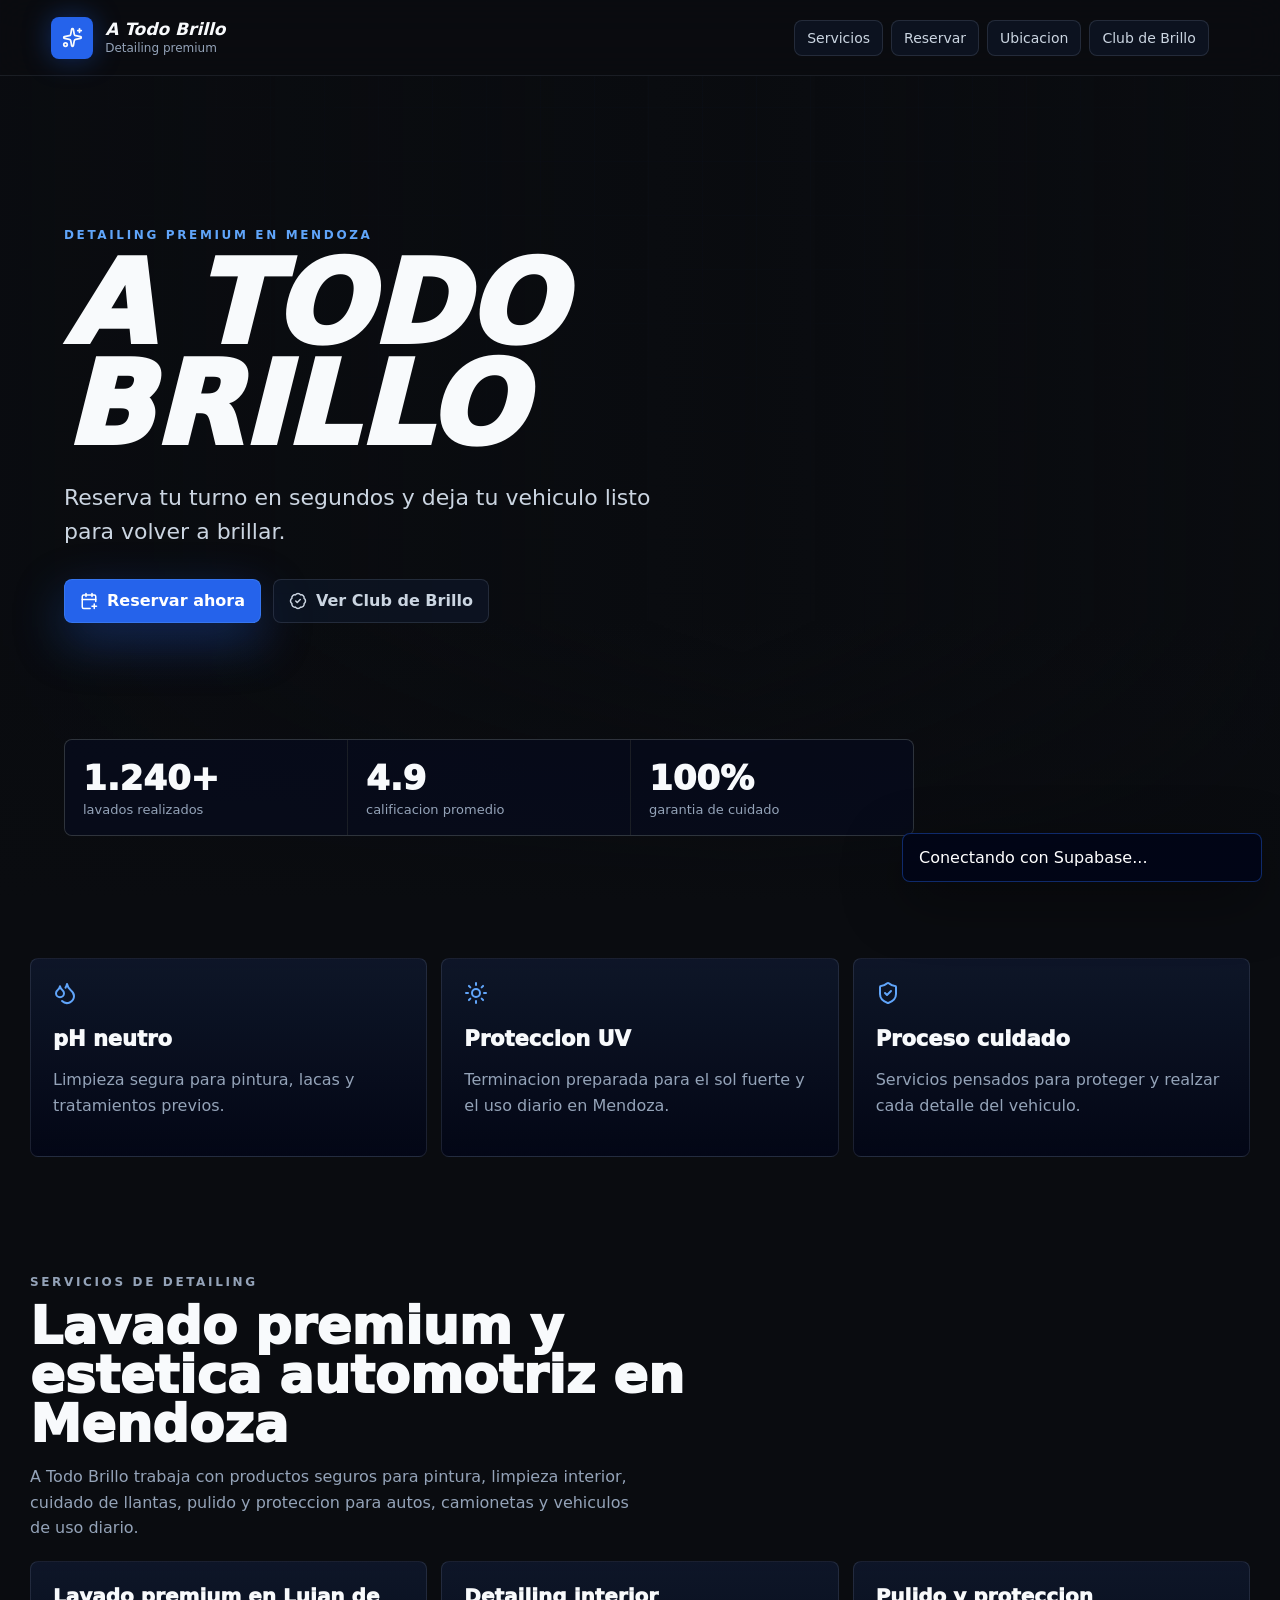
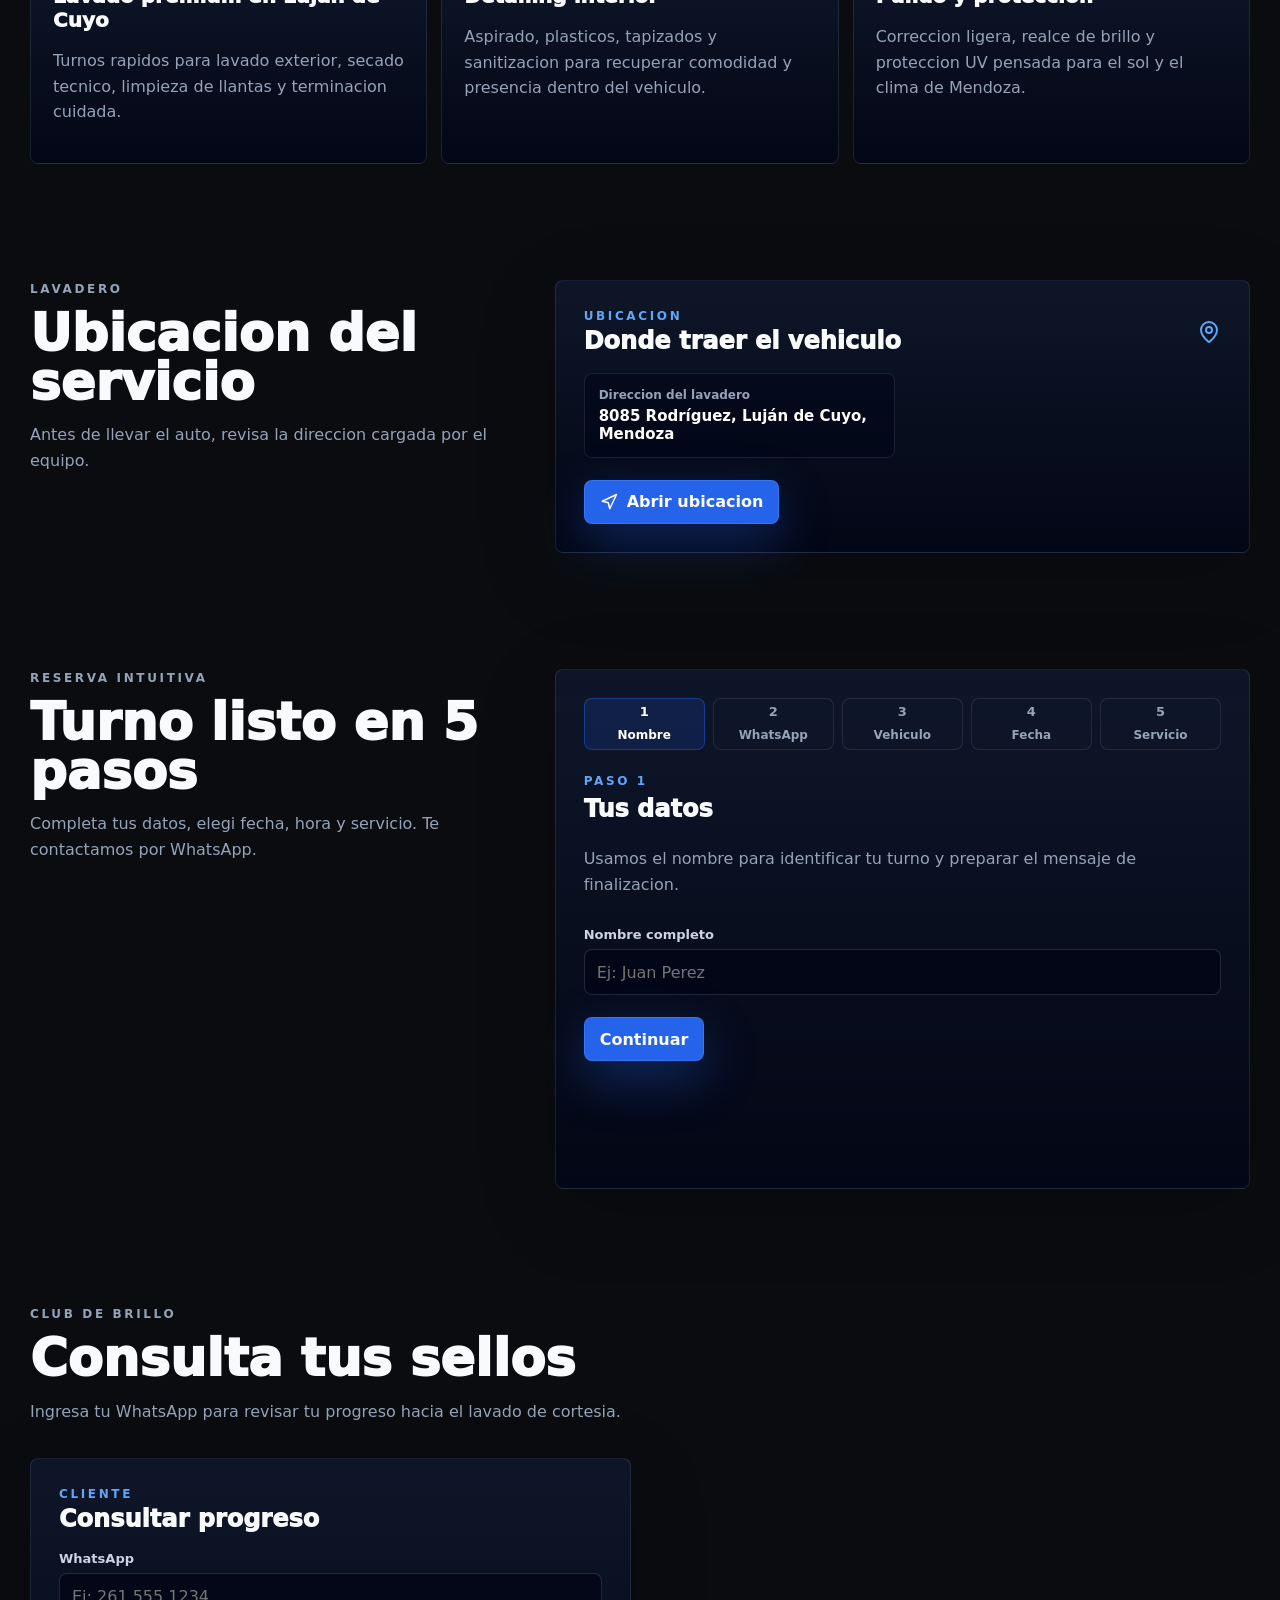
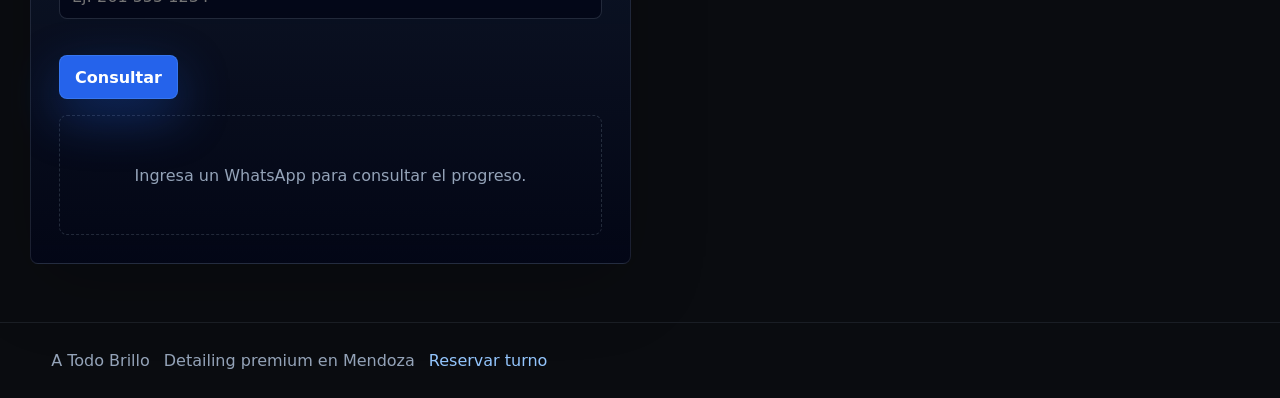
<file: index.html>
<!doctype html>
<html lang="es">
  <head>
    <meta charset="utf-8" />
    <meta name="viewport" content="width=device-width, initial-scale=1" />
    <title>A Todo Brillo - Detailing y lavadero premium en Mendoza</title>
    <meta name="description" content="A Todo Brillo es un lavadero y centro de detailing premium en Lujan de Cuyo, Mendoza. Reserva lavado premium, interior, pulido y proteccion UV online." />
    <meta name="keywords" content="detailing Mendoza, lavadero Mendoza, lavado premium Mendoza, estetica automotriz Mendoza, lavado de autos Lujan de Cuyo, detailing Lujan de Cuyo, pulido de autos Mendoza, limpieza interior auto Mendoza, proteccion UV vehiculo, A Todo Brillo" />
    <meta name="robots" content="index, follow, max-image-preview:large" />
    <link rel="canonical" href="https://www.atodobrillo.com.ar/" />
    <meta property="og:type" content="website" />
    <meta property="og:locale" content="es_AR" />
    <meta property="og:site_name" content="A Todo Brillo" />
    <meta property="og:title" content="A Todo Brillo - Detailing premium en Mendoza" />
    <meta property="og:description" content="Reserva online tu lavado premium, detailing interior, pulido y proteccion para vehiculos en Lujan de Cuyo, Mendoza." />
    <meta property="og:url" content="https://www.atodobrillo.com.ar/" />
    <meta property="og:image" content="https://images.unsplash.com/photo-1503376780353-7e6692767b70?auto=format&fit=crop&w=1200&q=80" />
    <meta name="twitter:card" content="summary_large_image" />
    <meta name="theme-color" content="#0a0c10" />
    <script type="application/ld+json">
      {
        "@context": "https://schema.org",
        "@type": ["LocalBusiness", "AutoWash"],
        "@id": "https://www.atodobrillo.com.ar/#negocio",
        "name": "A Todo Brillo",
        "url": "https://www.atodobrillo.com.ar/",
        "image": "https://images.unsplash.com/photo-1503376780353-7e6692767b70?auto=format&fit=crop&w=1200&q=80",
        "description": "Lavadero y centro de detailing premium en Lujan de Cuyo, Mendoza. Lavado premium, limpieza interior, pulido y proteccion UV para vehiculos.",
        "telephone": "+542614680511",
        "priceRange": "$$",
        "address": {
          "@type": "PostalAddress",
          "streetAddress": "8085 Rodriguez",
          "addressLocality": "Lujan de Cuyo",
          "addressRegion": "Mendoza",
          "addressCountry": "AR"
        },
        "areaServed": ["Mendoza", "Lujan de Cuyo", "Godoy Cruz", "Chacras de Coria"],
        "makesOffer": [
          { "@type": "Offer", "itemOffered": { "@type": "Service", "name": "Lavado premium de autos" } },
          { "@type": "Offer", "itemOffered": { "@type": "Service", "name": "Detailing interior" } },
          { "@type": "Offer", "itemOffered": { "@type": "Service", "name": "Pulido y proteccion UV" } }
        ]
      }
    </script>
    <script src="./src/vendor/lucide.js?v=20260508-1"></script>
    <script src="./src/vendor/supabase-js.js?v=20260508-1"></script>
    <script src="./src/supabase-config.js"></script>
    <link rel="stylesheet" href="./src/styles.css?v=20260508-1" />
  </head>
  <body>
    <header class="topbar client-topbar">
      <a class="brand-lockup" href="#inicio" aria-label="A Todo Brillo">
        <span class="brand-mark"><i data-lucide="sparkles"></i></span>
        <span>
          <strong>A Todo Brillo</strong>
          <small>Detailing premium</small>
        </span>
      </a>

      <nav class="desktop-nav" aria-label="Principal">
        <a href="#servicios">Servicios</a>
        <a href="#reserva">Reservar</a>
        <a href="#ubicacion">Ubicacion</a>
        <a href="#club">Club de Brillo</a>
      </nav>
    </header>

    <main>
      <section id="inicio" class="hero-section">
        <div class="hero-overlay"></div>
        <div class="hero-content">
          <p class="eyebrow">Detailing premium en Mendoza</p>
          <h1>A Todo Brillo</h1>
          <p class="hero-copy">
            Reserva tu turno en segundos y deja tu vehiculo listo para volver a brillar.
          </p>
          <div class="hero-actions">
            <a class="primary-action" href="#reserva">
              <i data-lucide="calendar-plus"></i>
              Reservar ahora
            </a>
            <a class="secondary-action" href="#club">
              <i data-lucide="badge-check"></i>
              Ver Club de Brillo
            </a>
          </div>
        </div>
        <div class="hero-metrics" aria-label="Metricas de confianza">
          <div>
            <strong id="metric-washes">1.240+</strong>
            <span>lavados realizados</span>
          </div>
          <div>
            <strong>4.9</strong>
            <span>calificacion promedio</span>
          </div>
          <div>
            <strong>100%</strong>
            <span>garantia de cuidado</span>
          </div>
        </div>
      </section>

      <section class="section-wrap benefits-grid" aria-label="Beneficios">
        <article>
          <i data-lucide="droplets"></i>
          <h2>pH neutro</h2>
          <p>Limpieza segura para pintura, lacas y tratamientos previos.</p>
        </article>
        <article>
          <i data-lucide="sun"></i>
          <h2>Proteccion UV</h2>
          <p>Terminacion preparada para el sol fuerte y el uso diario en Mendoza.</p>
        </article>
        <article>
          <i data-lucide="shield-check"></i>
          <h2>Proceso cuidado</h2>
          <p>Servicios pensados para proteger y realzar cada detalle del vehiculo.</p>
        </article>
      </section>

      <section id="servicios" class="section-wrap seo-section">
        <div class="section-heading wide">
          <p class="eyebrow">Servicios de detailing</p>
          <h2>Lavado premium y estetica automotriz en Mendoza</h2>
          <p>A Todo Brillo trabaja con productos seguros para pintura, limpieza interior, cuidado de llantas, pulido y proteccion para autos, camionetas y vehiculos de uso diario.</p>
        </div>

        <div class="seo-grid">
          <article>
            <h3>Lavado premium en Lujan de Cuyo</h3>
            <p>Turnos rapidos para lavado exterior, secado tecnico, limpieza de llantas y terminacion cuidada.</p>
          </article>
          <article>
            <h3>Detailing interior</h3>
            <p>Aspirado, plasticos, tapizados y sanitizacion para recuperar comodidad y presencia dentro del vehiculo.</p>
          </article>
          <article>
            <h3>Pulido y proteccion</h3>
            <p>Correccion ligera, realce de brillo y proteccion UV pensada para el sol y el clima de Mendoza.</p>
          </article>
        </div>
      </section>

      <section id="ubicacion" class="section-wrap two-column">
        <div class="section-heading">
          <p class="eyebrow">Lavadero</p>
          <h2>Ubicacion del servicio</h2>
          <p>Antes de llevar el auto, revisa la direccion cargada por el equipo.</p>
        </div>

        <article id="location-card" class="app-panel"></article>
      </section>

      <section id="reserva" class="section-wrap two-column">
        <div class="section-heading">
          <p class="eyebrow">Reserva intuitiva</p>
          <h2>Turno listo en 5 pasos</h2>
          <p>Completa tus datos, elegi fecha, hora y servicio. Te contactamos por WhatsApp.</p>
        </div>

        <article class="app-panel booking-panel">
          <div id="booking-progress" class="stepper"></div>
          <form id="booking-form" novalidate></form>
        </article>
      </section>

      <section id="club" class="section-wrap dashboard-grid">
        <div class="section-heading wide">
          <p class="eyebrow">Club de Brillo</p>
          <h2>Consulta tus sellos</h2>
          <p>Ingresa tu WhatsApp para revisar tu progreso hacia el lavado de cortesia.</p>
        </div>

        <article class="app-panel">
          <div class="panel-title">
            <div>
              <p class="eyebrow">Cliente</p>
              <h3>Consultar progreso</h3>
            </div>
          </div>
          <form id="client-lookup-form" class="compact-form"></form>
          <div id="client-club-card"></div>
        </article>
      </section>
    </main>

    <aside id="toast" class="toast" role="status" aria-live="polite"></aside>

    <footer class="footer">
      <span>A Todo Brillo</span>
      <span>Detailing premium en Mendoza</span>
      <a href="#reserva">Reservar turno</a>
    </footer>

    <script src="./src/app.js?v=20260508-1"></script>
  </body>
</html>
</file>
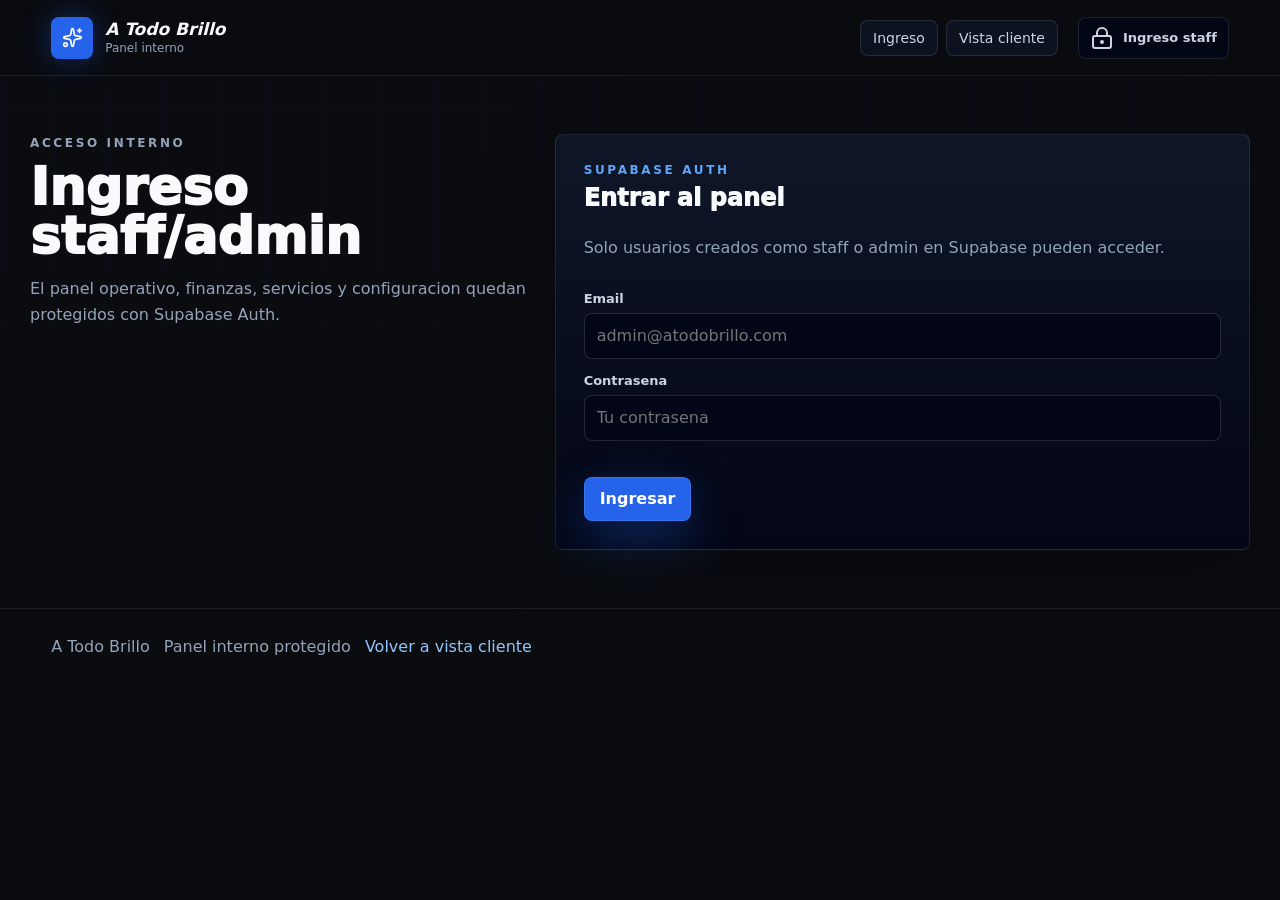
<file: admin.html>
<!doctype html>
<html lang="es">
  <head>
    <meta charset="utf-8" />
    <meta name="viewport" content="width=device-width, initial-scale=1" />
    <title>A Todo Brillo - Panel interno</title>
    <meta name="robots" content="noindex, nofollow" />
    <script src="./src/vendor/lucide.js?v=20260508-1"></script>
    <script src="./src/vendor/supabase-js.js?v=20260508-1"></script>
    <script src="./src/supabase-config.js"></script>
    <link rel="stylesheet" href="./src/styles.css?v=20260508-1" />
  </head>
  <body>
    <header class="topbar">
      <a class="brand-lockup" href="#ingreso" aria-label="A Todo Brillo">
        <span class="brand-mark"><i data-lucide="sparkles"></i></span>
        <span>
          <strong>A Todo Brillo</strong>
          <small>Panel interno</small>
        </span>
      </a>

      <nav class="desktop-nav" aria-label="Panel interno">
        <a href="#ingreso">Ingreso</a>
        <a href="#panel" class="staff-admin-only">Panel</a>
        <a href="#club" class="staff-admin-only">Club</a>
        <a href="#finanzas" class="admin-only">Finanzas</a>
        <a href="./index.html">Vista cliente</a>
      </nav>

      <div id="auth-status" class="auth-status"></div>
    </header>

    <main>
      <section id="ingreso" class="section-wrap two-column">
        <div class="section-heading">
          <p class="eyebrow">Acceso interno</p>
          <h2>Ingreso staff/admin</h2>
          <p>El panel operativo, finanzas, servicios y configuracion quedan protegidos con Supabase Auth.</p>
        </div>

        <article class="app-panel auth-panel">
          <form id="staff-login-form" class="compact-form"></form>
        </article>
      </section>

      <section id="panel" class="section-wrap dashboard-grid staff-admin-only">
        <div class="section-heading wide">
          <p class="eyebrow">Staff/Admin</p>
          <h2>Panel operativo</h2>
          <p>Agenda cronologica con urgencia para hoy, estados de trabajo y WhatsApp manual por clic.</p>
        </div>

        <article class="app-panel kpi-strip" id="operations-kpis"></article>
        <article class="app-panel agenda-panel">
          <div class="panel-title">
            <div>
              <p class="eyebrow">Agenda inteligente</p>
              <h3>Trabajos</h3>
            </div>
          </div>
          <div id="agenda-list" class="agenda-list"></div>
        </article>

        <article id="servicios" class="app-panel admin-only">
          <div class="panel-title">
            <div>
              <p class="eyebrow">Catalogo</p>
              <h3>Servicios y precios</h3>
            </div>
          </div>
          <form id="service-form" class="compact-form"></form>
          <div id="services-admin-list" class="stack-list"></div>
        </article>
      </section>

      <section id="finanzas" class="section-wrap dashboard-grid admin-only">
        <div class="section-heading wide">
          <p class="eyebrow">Gestion financiera</p>
          <h2>Ingresos, egresos y neto</h2>
          <p>Los ingresos salen automaticamente de trabajos terminados. Los egresos se cargan manualmente.</p>
        </div>

        <article class="app-panel kpi-strip" id="finance-kpis"></article>
        <article class="app-panel">
          <div class="panel-title">
            <div>
              <p class="eyebrow">Egresos</p>
              <h3>Cargar gasto operativo</h3>
            </div>
          </div>
          <form id="expense-form" class="compact-form"></form>
          <div id="expense-list" class="stack-list"></div>
        </article>

        <article class="app-panel">
          <div class="panel-title">
            <div>
              <p class="eyebrow">Configuracion</p>
              <h3>Negocio</h3>
            </div>
          </div>
          <form id="settings-form" class="compact-form"></form>
        </article>
      </section>

      <section id="club" class="section-wrap dashboard-grid staff-admin-only">
        <div class="section-heading wide">
          <p class="eyebrow">Club de Brillo</p>
          <h2>Clientes y sellos</h2>
          <p>Consulta el progreso de clientes y registra canjes cuando corresponda.</p>
        </div>

        <article class="app-panel">
          <div class="panel-title">
            <div>
              <p class="eyebrow">Cliente</p>
              <h3>Consultar progreso</h3>
            </div>
          </div>
          <form id="client-lookup-form" class="compact-form"></form>
          <div id="client-club-card"></div>
        </article>

        <article class="app-panel">
          <div class="panel-title">
            <div>
              <p class="eyebrow">Staff/Admin</p>
              <h3>Clientes del club</h3>
            </div>
          </div>
          <div id="loyalty-list" class="stack-list"></div>
        </article>
      </section>
    </main>

    <aside id="toast" class="toast" role="status" aria-live="polite"></aside>

    <footer class="footer">
      <span>A Todo Brillo</span>
      <span>Panel interno protegido</span>
      <a href="./index.html">Volver a vista cliente</a>
    </footer>

    <script src="./src/app.js?v=20260508-1"></script>
  </body>
</html>
</file>
<file: src/styles.css>
:root {
  color-scheme: dark;
  --bg: #0a0c10;
  --panel: rgba(15, 23, 42, 0.9);
  --panel-strong: rgba(2, 6, 23, 0.92);
  --line: rgba(148, 163, 184, 0.16);
  --line-strong: rgba(37, 99, 235, 0.45);
  --blue: #2563eb;
  --blue-soft: rgba(37, 99, 235, 0.16);
  --emerald: #10b981;
  --emerald-soft: rgba(16, 185, 129, 0.14);
  --text: #f8fafc;
  --muted: #94a3b8;
  --muted-strong: #cbd5e1;
  --danger: #ef4444;
  --warning: #f59e0b;
}

* {
  box-sizing: border-box;
}

html {
  scroll-behavior: smooth;
}

body {
  margin: 0;
  min-height: 100vh;
  background: var(--bg);
  color: var(--text);
  font-family: Inter, ui-sans-serif, system-ui, -apple-system, BlinkMacSystemFont, "Segoe UI", sans-serif;
  letter-spacing: 0;
}

body::before {
  content: "";
  position: fixed;
  inset: 0;
  pointer-events: none;
  background:
    linear-gradient(90deg, rgba(37, 99, 235, 0.08) 1px, transparent 1px),
    linear-gradient(0deg, rgba(37, 99, 235, 0.06) 1px, transparent 1px);
  background-size: 54px 54px;
  mask-image: linear-gradient(to bottom, rgba(0, 0, 0, 0.52), transparent 74%);
}

.mt-2 {
  margin-top: 8px;
}

.mt-3 {
  margin-top: 12px;
}

.mt-4 {
  margin-top: 16px;
}

.text-2xl {
  font-size: 24px;
  line-height: 1.1;
}

.font-black {
  font-weight: 950;
}

button,
input,
select,
textarea {
  font: inherit;
}

button,
a {
  -webkit-tap-highlight-color: transparent;
}

.topbar {
  position: sticky;
  top: 0;
  z-index: 40;
  display: grid;
  grid-template-columns: 1fr auto auto;
  align-items: center;
  gap: 20px;
  min-height: 76px;
  padding: 14px clamp(18px, 4vw, 56px);
  border-bottom: 1px solid rgba(148, 163, 184, 0.12);
  background: rgba(10, 12, 16, 0.9);
  backdrop-filter: blur(18px);
}

.brand-lockup {
  display: inline-flex;
  align-items: center;
  gap: 12px;
  min-width: 0;
  color: var(--text);
  text-decoration: none;
}

.brand-mark {
  display: inline-grid;
  width: 42px;
  height: 42px;
  place-items: center;
  border-radius: 8px;
  background: var(--blue);
  box-shadow: 0 0 28px rgba(37, 99, 235, 0.38);
}

.brand-mark svg {
  width: 21px;
  height: 21px;
}

.brand-lockup strong,
.brand-lockup small {
  display: block;
}

.brand-lockup strong {
  font-size: 17px;
  font-weight: 900;
  font-style: italic;
  line-height: 1.1;
}

.brand-lockup small {
  margin-top: 3px;
  color: var(--muted);
  font-size: 12px;
}

.desktop-nav {
  display: flex;
  gap: 8px;
}

.desktop-nav a,
.ghost-action,
.secondary-action {
  border: 1px solid rgba(148, 163, 184, 0.18);
  border-radius: 8px;
  background: rgba(15, 23, 42, 0.66);
  color: var(--muted-strong);
  text-decoration: none;
  transition: border-color 160ms ease, background 160ms ease, color 160ms ease, transform 160ms ease;
}

.desktop-nav a {
  padding: 9px 12px;
  font-size: 14px;
}

.desktop-nav a:hover,
.ghost-action:hover,
.secondary-action:hover {
  border-color: rgba(37, 99, 235, 0.62);
  color: white;
  background: rgba(37, 99, 235, 0.13);
}

.auth-status {
  display: flex;
  align-items: center;
  justify-content: flex-end;
  min-width: min(300px, 100%);
}

.auth-chip {
  display: inline-flex;
  align-items: center;
  gap: 9px;
  min-height: 42px;
  border: 1px solid rgba(148, 163, 184, 0.18);
  border-radius: 8px;
  background: rgba(2, 6, 23, 0.84);
  color: var(--muted-strong);
  padding: 0 11px;
  font-size: 13px;
  font-weight: 900;
  text-decoration: none;
}

.auth-chip.admin {
  border-color: rgba(37, 99, 235, 0.45);
  background: rgba(37, 99, 235, 0.15);
  color: #dbeafe;
}

.auth-chip.staff {
  border-color: rgba(16, 185, 129, 0.42);
  background: rgba(16, 185, 129, 0.13);
  color: #d1fae5;
}

.auth-chip button {
  min-height: 30px;
  border: 1px solid rgba(148, 163, 184, 0.2);
  border-radius: 8px;
  background: rgba(15, 23, 42, 0.74);
  color: white;
  cursor: pointer;
  font-size: 12px;
  font-weight: 900;
  padding: 0 9px;
}

.auth-panel {
  min-height: 320px;
}

.hero-section {
  position: relative;
  display: grid;
  min-height: calc(100vh - 76px);
  align-items: end;
  overflow: hidden;
  padding: clamp(28px, 5vw, 72px);
  background:
    linear-gradient(90deg, rgba(10, 12, 16, 0.94), rgba(10, 12, 16, 0.44) 58%, rgba(10, 12, 16, 0.92)),
    url("https://images.unsplash.com/photo-1503376780353-7e6692767b70?auto=format&fit=crop&w=1800&q=80") center / cover;
}

.hero-section::after {
  content: "";
  position: absolute;
  inset: auto 0 0;
  height: 34%;
  background: linear-gradient(to bottom, transparent, var(--bg));
}

.hero-content,
.hero-metrics {
  position: relative;
  z-index: 1;
}

.hero-content {
  width: min(850px, 100%);
  padding-bottom: clamp(28px, 8vh, 84px);
}

.eyebrow {
  margin: 0;
  color: #60a5fa;
  font-size: 12px;
  font-weight: 900;
  letter-spacing: 0.22em;
  text-transform: uppercase;
}

.hero-content h1 {
  margin: 12px 0 0;
  max-width: 780px;
  font-size: clamp(54px, 9vw, 122px);
  font-weight: 950;
  font-style: italic;
  line-height: 0.88;
  letter-spacing: 0;
  text-transform: uppercase;
}

.hero-copy {
  max-width: 640px;
  margin: 24px 0 0;
  color: var(--muted-strong);
  font-size: clamp(17px, 2vw, 22px);
  line-height: 1.55;
}

.hero-actions {
  display: flex;
  flex-wrap: wrap;
  gap: 12px;
  margin-top: 30px;
}

.primary-action,
.secondary-action,
.ghost-action,
.icon-button {
  display: inline-flex;
  align-items: center;
  justify-content: center;
  gap: 9px;
  min-height: 44px;
  border-radius: 8px;
  padding: 0 15px;
  cursor: pointer;
  font-weight: 900;
}

.primary-action {
  border: 1px solid rgba(96, 165, 250, 0.28);
  background: var(--blue);
  color: white;
  text-decoration: none;
  box-shadow: 0 18px 50px rgba(37, 99, 235, 0.35);
}

.primary-action:hover {
  background: #1d4ed8;
}

.primary-action svg,
.secondary-action svg,
.ghost-action svg,
.icon-button svg {
  width: 18px;
  height: 18px;
}

.hero-metrics {
  display: grid;
  grid-template-columns: repeat(3, minmax(0, 1fr));
  gap: 1px;
  width: min(850px, 100%);
  border: 1px solid rgba(148, 163, 184, 0.16);
  border-radius: 8px;
  background: rgba(148, 163, 184, 0.13);
  overflow: hidden;
}

.hero-metrics div {
  padding: 18px;
  background: rgba(2, 6, 23, 0.78);
}

.hero-metrics strong,
.hero-metrics span {
  display: block;
}

.hero-metrics strong {
  font-size: clamp(24px, 3vw, 34px);
  font-weight: 950;
}

.hero-metrics span {
  margin-top: 4px;
  color: var(--muted);
  font-size: 13px;
}

.section-wrap {
  position: relative;
  z-index: 1;
  width: min(1220px, calc(100% - 32px));
  margin: 0 auto;
  padding: 58px 0;
}

.benefits-grid {
  display: grid;
  grid-template-columns: repeat(3, minmax(0, 1fr));
  gap: 14px;
}

.seo-grid {
  display: grid;
  grid-template-columns: repeat(3, minmax(0, 1fr));
  gap: 14px;
  margin-top: 20px;
}

.benefits-grid article,
.seo-grid article,
.app-panel {
  border: 1px solid var(--line);
  border-radius: 8px;
  background: linear-gradient(180deg, rgba(15, 23, 42, 0.92), rgba(2, 6, 23, 0.88));
}

.benefits-grid article,
.seo-grid article {
  min-height: 176px;
  padding: 22px;
}

.benefits-grid svg {
  width: 24px;
  height: 24px;
  color: #60a5fa;
}

.benefits-grid h2 {
  margin: 18px 0 8px;
  font-size: 21px;
  font-weight: 950;
}

.seo-grid h3 {
  margin: 0 0 10px;
  font-size: 20px;
  font-weight: 950;
}

.benefits-grid p,
.seo-grid p,
.section-heading p,
.field-help,
.muted {
  color: var(--muted);
  line-height: 1.6;
}

.two-column {
  display: grid;
  grid-template-columns: minmax(260px, 0.72fr) minmax(320px, 1fr);
  align-items: start;
  gap: 24px;
}

.section-heading {
  position: sticky;
  top: 98px;
  align-self: start;
}

.section-heading.wide {
  position: static;
  grid-column: 1 / -1;
}

.section-heading h2 {
  margin: 10px 0 12px;
  max-width: 660px;
  font-size: clamp(34px, 4vw, 56px);
  font-weight: 950;
  line-height: 0.95;
  letter-spacing: 0;
}

.section-heading p:not(.eyebrow) {
  max-width: 600px;
}

.app-panel {
  padding: clamp(18px, 2.4vw, 28px);
  box-shadow: 0 20px 80px rgba(0, 0, 0, 0.2);
}

.booking-panel {
  min-height: 520px;
}

.stepper {
  display: grid;
  grid-template-columns: repeat(5, minmax(0, 1fr));
  gap: 8px;
  margin-bottom: 24px;
}

.stepper button {
  display: grid;
  gap: 2px;
  min-height: 52px;
  place-items: center;
  border: 1px solid var(--line);
  border-radius: 8px;
  background: rgba(15, 23, 42, 0.65);
  color: var(--muted);
  cursor: pointer;
  font-size: 12px;
  font-weight: 900;
}

.step-number {
  display: block;
  font-size: 13px;
  line-height: 1;
}

.step-label {
  display: block;
  font-size: 12px;
  line-height: 1.15;
}

.stepper button.active,
.stepper button.done {
  border-color: var(--line-strong);
  color: white;
  background: var(--blue-soft);
}

.form-grid,
.compact-form {
  display: grid;
  gap: 14px;
}

.form-grid.two {
  grid-template-columns: repeat(2, minmax(0, 1fr));
}

.md\:col-span-2 {
  grid-column: auto;
}

.field {
  display: grid;
  gap: 7px;
}

.field label {
  color: var(--muted-strong);
  font-size: 13px;
  font-weight: 900;
}

.field input,
.field select,
.field textarea {
  width: 100%;
  min-height: 46px;
  border: 1px solid rgba(148, 163, 184, 0.22);
  border-radius: 8px;
  outline: none;
  background: rgba(2, 6, 23, 0.78);
  color: white;
  padding: 10px 12px;
}

.field textarea {
  min-height: 96px;
  resize: vertical;
}

.field input:focus,
.field select:focus,
.field textarea:focus {
  border-color: rgba(37, 99, 235, 0.78);
  box-shadow: 0 0 0 3px rgba(37, 99, 235, 0.18);
}

.booking-actions,
.row-actions {
  display: flex;
  flex-wrap: wrap;
  gap: 10px;
  margin-top: 22px;
}

.plain-button,
.danger-button,
.success-button,
.warning-button {
  display: inline-flex;
  align-items: center;
  justify-content: center;
  min-height: 42px;
  border: 1px solid var(--line);
  border-radius: 8px;
  padding: 0 13px;
  cursor: pointer;
  font-weight: 900;
}

.plain-button {
  background: rgba(15, 23, 42, 0.86);
  color: var(--muted-strong);
}

.success-button {
  border-color: rgba(16, 185, 129, 0.35);
  background: var(--emerald-soft);
  color: #a7f3d0;
}

.warning-button {
  border-color: rgba(245, 158, 11, 0.35);
  background: rgba(245, 158, 11, 0.12);
  color: #fcd34d;
}

.danger-button {
  border-color: rgba(239, 68, 68, 0.38);
  background: rgba(239, 68, 68, 0.12);
  color: #fecaca;
}

.service-options {
  display: grid;
  grid-template-columns: repeat(2, minmax(0, 1fr));
  gap: 12px;
}

.service-option {
  display: grid;
  min-height: 154px;
  border: 1px solid var(--line);
  border-radius: 8px;
  background: rgba(2, 6, 23, 0.56);
  padding: 16px;
  cursor: pointer;
}

.service-option.selected {
  border-color: var(--line-strong);
  background: rgba(37, 99, 235, 0.13);
}

.service-option strong {
  font-size: 18px;
  font-weight: 950;
}

.service-option span {
  color: #60a5fa;
  font-weight: 950;
}

.confirmation-card,
.info-list,
.summary-list,
.client-status {
  display: grid;
  gap: 14px;
}

.confirmation-card {
  align-content: start;
  min-height: 420px;
}

.confirmation-icon {
  display: grid;
  width: 52px;
  height: 52px;
  place-items: center;
  border: 1px solid rgba(16, 185, 129, 0.35);
  border-radius: 8px;
  background: var(--emerald-soft);
  color: #a7f3d0;
}

.confirmation-icon svg {
  width: 28px;
  height: 28px;
}

.confirmation-card h3 {
  margin: 8px 0;
  font-size: clamp(28px, 4vw, 42px);
  font-weight: 950;
  line-height: 1;
}

.summary-list,
.info-list {
  grid-template-columns: repeat(2, minmax(0, 1fr));
}

.summary-list div,
.info-list div,
.location-reminder,
.client-status {
  border: 1px solid rgba(148, 163, 184, 0.15);
  border-radius: 8px;
  background: rgba(2, 6, 23, 0.48);
  padding: 14px;
}

.summary-list span,
.info-list span {
  display: block;
  color: var(--muted);
  font-size: 12px;
  font-weight: 900;
}

.summary-list strong,
.info-list strong {
  display: block;
  margin-top: 5px;
  color: white;
  font-size: 15px;
}

.location-reminder {
  display: flex;
  align-items: center;
  gap: 10px;
  color: var(--muted-strong);
  font-weight: 800;
}

.location-reminder svg,
.panel-title svg {
  color: #60a5fa;
}

.dashboard-grid {
  display: grid;
  grid-template-columns: repeat(2, minmax(0, 1fr));
  gap: 18px;
}

.panel-title {
  display: flex;
  align-items: center;
  justify-content: space-between;
  gap: 16px;
  margin-bottom: 18px;
}

.panel-title h3 {
  margin: 4px 0 0;
  font-size: 24px;
  font-weight: 950;
}

.kpi-strip {
  grid-column: 1 / -1;
  display: grid;
  grid-template-columns: repeat(4, minmax(0, 1fr));
  gap: 10px;
}

.kpi {
  min-height: 112px;
  border: 1px solid rgba(148, 163, 184, 0.14);
  border-radius: 8px;
  background: rgba(2, 6, 23, 0.54);
  padding: 16px;
}

.kpi span,
.meta-label {
  color: var(--muted);
  font-size: 13px;
  font-weight: 800;
}

.kpi strong {
  display: block;
  margin-top: 10px;
  font-size: clamp(24px, 3vw, 34px);
  font-weight: 950;
}

.agenda-panel {
  grid-column: 1 / -1;
}

.agenda-list,
.stack-list {
  display: grid;
  gap: 12px;
}

.agenda-card,
.stack-card,
.client-card {
  border: 1px solid rgba(148, 163, 184, 0.15);
  border-radius: 8px;
  background: rgba(2, 6, 23, 0.58);
  padding: 16px;
}

.agenda-card.today {
  border-color: rgba(245, 158, 11, 0.48);
  background: linear-gradient(90deg, rgba(245, 158, 11, 0.12), rgba(2, 6, 23, 0.58));
}

.agenda-card.done {
  border-color: rgba(16, 185, 129, 0.35);
}

.card-head {
  display: flex;
  justify-content: space-between;
  gap: 16px;
}

.card-head h4 {
  margin: 0;
  font-size: 18px;
  font-weight: 950;
}

.card-meta {
  display: flex;
  flex-wrap: wrap;
  gap: 8px;
  margin-top: 10px;
  color: var(--muted);
  font-size: 13px;
}

.badge {
  display: inline-flex;
  align-items: center;
  min-height: 28px;
  border: 1px solid rgba(148, 163, 184, 0.16);
  border-radius: 999px;
  padding: 0 10px;
  color: var(--muted-strong);
  font-size: 12px;
  font-weight: 950;
  white-space: nowrap;
}

.badge.blue {
  border-color: rgba(37, 99, 235, 0.36);
  background: rgba(37, 99, 235, 0.12);
  color: #bfdbfe;
}

.badge.green {
  border-color: rgba(16, 185, 129, 0.36);
  background: rgba(16, 185, 129, 0.12);
  color: #a7f3d0;
}

.badge.warn {
  border-color: rgba(245, 158, 11, 0.42);
  background: rgba(245, 158, 11, 0.12);
  color: #fde68a;
}

.badge.red {
  border-color: rgba(239, 68, 68, 0.42);
  background: rgba(239, 68, 68, 0.12);
  color: #fecaca;
}

.status-select {
  min-height: 38px;
  border: 1px solid rgba(148, 163, 184, 0.22);
  border-radius: 8px;
  background: rgba(2, 6, 23, 0.82);
  color: white;
  padding: 0 10px;
  font-weight: 800;
}

.stamps {
  display: flex;
  flex-wrap: wrap;
  gap: 7px;
  margin-top: 12px;
}

.client-status {
  margin-top: 14px;
}

.client-status h5 {
  margin: 4px 0 0;
  font-size: 18px;
  font-weight: 950;
}

.stamp {
  display: grid;
  width: 32px;
  height: 32px;
  place-items: center;
  border: 1px solid rgba(148, 163, 184, 0.2);
  border-radius: 8px;
  color: var(--muted);
  font-size: 12px;
  font-weight: 950;
}

.stamp.active {
  border-color: rgba(37, 99, 235, 0.52);
  background: var(--blue);
  color: white;
  box-shadow: 0 10px 24px rgba(37, 99, 235, 0.22);
}

.empty-state {
  min-height: 120px;
  display: grid;
  place-items: center;
  border: 1px dashed rgba(148, 163, 184, 0.22);
  border-radius: 8px;
  color: var(--muted);
  text-align: center;
  padding: 18px;
}

.toast {
  position: fixed;
  right: 18px;
  bottom: 18px;
  z-index: 50;
  width: min(360px, calc(100% - 36px));
  border: 1px solid rgba(37, 99, 235, 0.4);
  border-radius: 8px;
  background: rgba(2, 6, 23, 0.94);
  color: white;
  box-shadow: 0 18px 60px rgba(0, 0, 0, 0.38);
  padding: 14px 16px;
  transform: translateY(130%);
  opacity: 0;
  transition: transform 180ms ease, opacity 180ms ease;
}

.toast.show {
  transform: translateY(0);
  opacity: 1;
}

.footer {
  position: relative;
  z-index: 1;
  display: flex;
  flex-wrap: wrap;
  gap: 14px;
  padding: 28px clamp(18px, 4vw, 56px);
  border-top: 1px solid rgba(148, 163, 184, 0.12);
  color: var(--muted);
}

.footer a {
  color: #93c5fd;
  text-decoration: none;
}

.hidden-by-role,
.hidden {
  display: none !important;
}

@media (max-width: 980px) {
  .topbar {
    grid-template-columns: 1fr;
    align-items: stretch;
  }

  .desktop-nav {
    overflow-x: auto;
    padding-bottom: 2px;
  }

  .two-column,
  .dashboard-grid,
  .benefits-grid,
  .seo-grid {
    grid-template-columns: 1fr;
  }

  .summary-list,
  .info-list {
    grid-template-columns: 1fr;
  }

  .section-heading {
    position: static;
  }

  .kpi-strip,
  .agenda-panel {
    grid-column: auto;
  }

  .kpi-strip {
    grid-template-columns: repeat(2, minmax(0, 1fr));
  }
}

@media (max-width: 640px) {
  .hero-section {
    min-height: auto;
    padding: 34px 16px 26px;
  }

  .hero-content {
    padding-top: 38px;
    padding-bottom: 40px;
  }

  .hero-metrics,
  .form-grid.two,
  .service-options,
  .kpi-strip {
    grid-template-columns: 1fr;
  }

  .stepper {
    grid-template-columns: repeat(5, 42px);
    overflow-x: auto;
  }

  .stepper button {
    min-height: 42px;
  }

  .step-label {
    display: none;
  }

  .card-head,
  .panel-title {
    align-items: flex-start;
    flex-direction: column;
  }

  .primary-action,
  .secondary-action {
    width: 100%;
  }
}

@media (min-width: 768px) {
  .md\:col-span-2 {
    grid-column: span 2 / span 2;
  }
}
</file>
